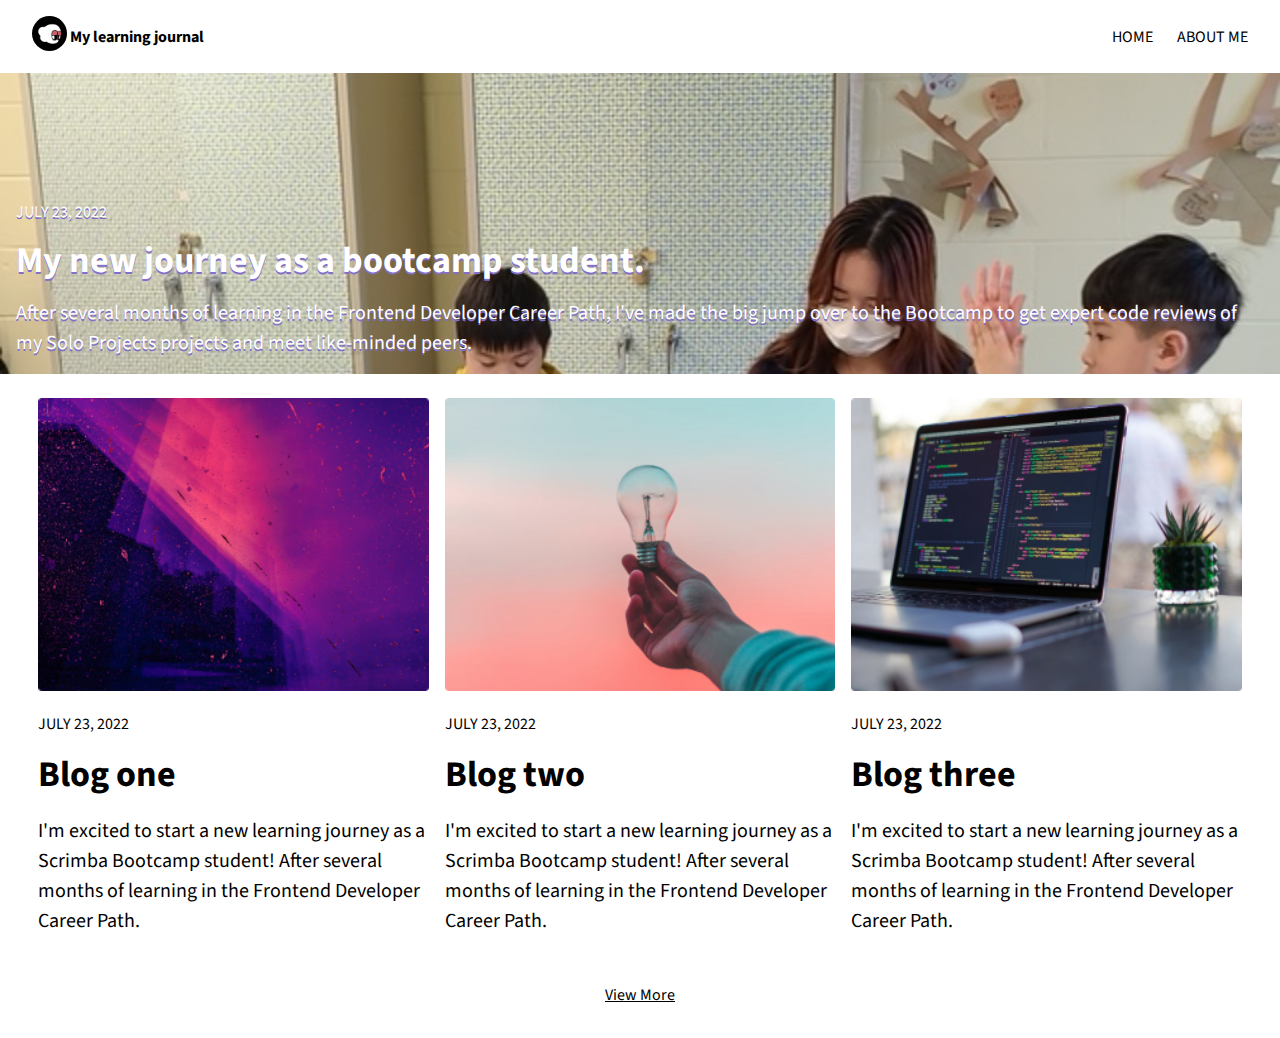
<file: index.html>
<!DOCTYPE html>
    <head>
        <title>My learning journal</title>
        <link rel="stylesheet" href="css/index.css">
        <meta name="viewport" content="width=device-width, initial-scale=1" />
        <link rel="preconnect" href="https://fonts.googleapis.com">
        <link rel="preconnect" href="https://fonts.gstatic.com" crossorigin>
        <link href="https://fonts.googleapis.com/css2?family=Source+Sans+Pro:wght@400;700&display=swap" rel="stylesheet">
    </head>
    <body>
        <header>
            <div class="logo-container">
                <a href="index.html"><img class="logo-img" alt="logo-img" src="images/logo.png"></a>
                <a href="index.html" class="title bold">My learning journal</a>    
            </div>
            
            <div class="nav-menu">
                <a href="index.html" class="home uppercase">Home</a>
                <a href="about-me.html" target="_blank" class="about-me uppercase">About me</a>
            </div>
        </header>
        <main class="posts">
            <a href="hero-post.html" target="_blank" style="cursor: pointer">
                <article class="hero-post font-negative-color">
                    <div class="article-date-hero">JULY 23, 2022</div>
                    <h2 class="article-title-hero">My new journey as a bootcamp student.</h2>
                    <p class="article-preview-hero">After several months of learning in the Frontend Developer Career Path, I've made the big jump over to the Bootcamp to get expert code reviews of my Solo Projects projects and meet like-minded peers.</p>
                </article>
            </a>
            <div class="container">
                <article class="article-post">
                    <img class="article-img" src="images/post-img-01.jpg" alt="post-img-01">
                    <div class="article-date">JULY 23, 2022</div>
                    <h2 class="article-title">Blog one</h2>
                    <p class="article-preview">I'm excited to start a new learning journey as a Scrimba Bootcamp student! After several months of learning in the Frontend Developer Career Path.</p>
                </article>
                <article class="article-post">
                    <img class="article-img" src="images/post-img-02.jpg" alt="post-img-02">
                    <div class="article-date">JULY 23, 2022</div>
                    <h2 class="article-title">Blog two</h2>
                    <p class="article-preview">I'm excited to start a new learning journey as a Scrimba Bootcamp student! After several months of learning in the Frontend Developer Career Path.</p>
                </article>
                <article class="article-post">
                    <img class="article-img" src="images/post-img-03.jpg" alt="post-img-03">
                    <div class="article-date">JULY 23, 2022</div>
                    <h2 class="article-title">Blog three</h2>
                    <p class="article-preview">I'm excited to start a new learning journey as a Scrimba Bootcamp student! After several months of learning in the Frontend Developer Career Path.</p>
                </article>
            </div>
        </main>
        <footer>
            <a href="#" class="capitalize">view more</a>
        </footer>
    </body>
</html>
</file>
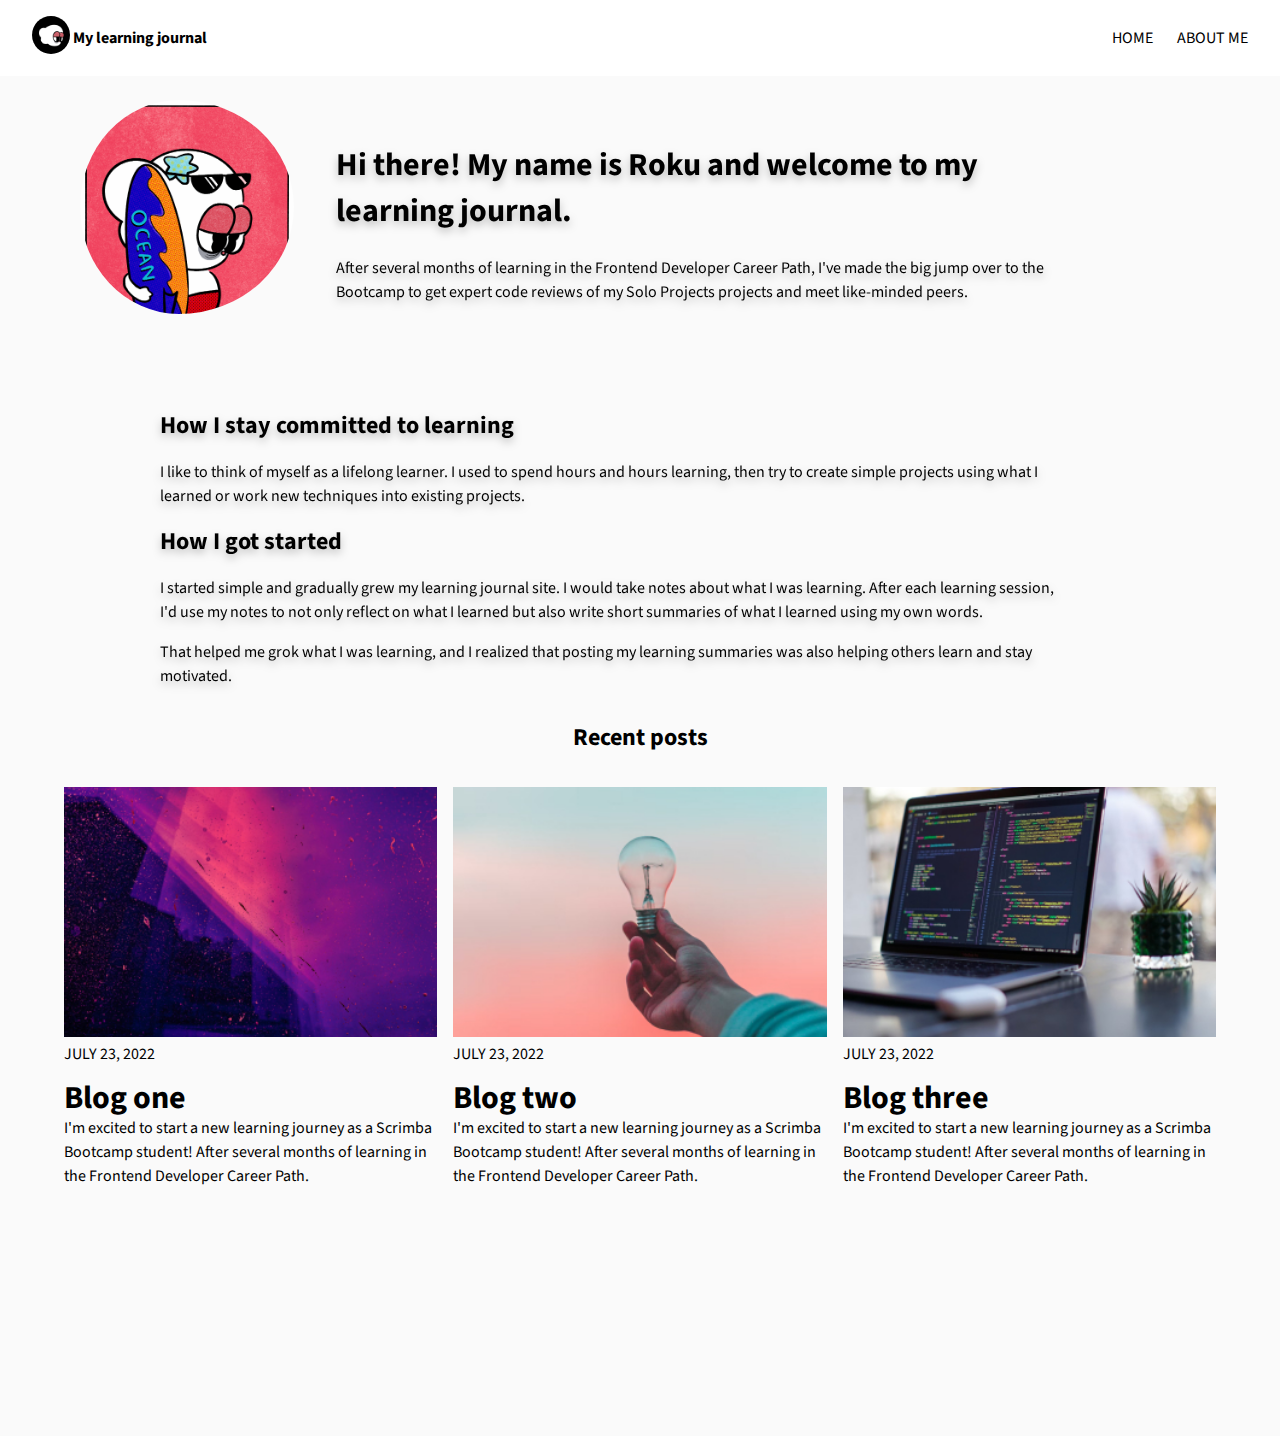
<file: about-me.html>
<!DOCTYPE html>
    <head>
        <title>My learning jounral - About me</title>
        <link rel="stylesheet" href="css/about-me.css">
        <meta name="viewport" content="width=device-width, initial-scale=1" />
        <link rel="preconnect" href="https://fonts.googleapis.com">
        <link rel="preconnect" href="https://fonts.gstatic.com" crossorigin>
        <link href="https://fonts.googleapis.com/css2?family=Source+Sans+Pro:wght@400;700&display=swap" rel="stylesheet">
    </head>
    <body>
        <header>
            <div class="logo-container">
                <a href="index.html"><img class="logo-img" alt="logo-img" src="images/logo.png"></a>
                <a href="index.html" class="title bold">My learning journal</a>    
            </div>
            
            <div class="nav-menu">
                <a href="index-grid.html" class="home uppercase">Home</a>
                <a href="about-me.html" target="_blank" class="uppercase">About me</a>
            </div>
        </header>

        <main class="posts container">
            <img src="images/ij.png" class="profile-img" alt="my-profile-img">
            
            <article class="about-me">
                <h1 class="about-me-title">Hi there! My name is Roku and welcome to my learning journal.</h1>
                <p class="about-me-sub">After several months of learning in the Frontend Developer Career Path, I've made the big jump over to the Bootcamp to get expert code reviews of my Solo Projects projects and meet like-minded peers.</p>
                
                <div class="article-body">
                    <p class="bold font-fiftypercent-increase" style="margin-top: 1em;">How I stay committed to learning</p>
                    <p>I like to think of myself as a lifelong learner. I used to spend hours and hours learning, then try to create simple projects using what I learned or work new techniques into existing projects.</p>
                    <p class="bold font-fiftypercent-increase">How I got started</p>
                    <p>I started simple and gradually grew my learning journal site. I would take notes about what I was learning. After each learning session, I'd use my notes to not only reflect on what I learned but also write short summaries of what I learned using my own words.</p>
                    <p>That helped me grok what I was learning, and I realized that posting my learning summaries was also helping others learn and stay motivated.</p>
                </div>
                
            </article>

            <h4 class="center font-fiftypercent-increase">Recent posts</h4>

            <div class="article-posts">
                <article class="article-post">
                    <img class="article-img" src="images/post-img-01.jpg" alt="post-img-01">
                    <div class="article-date">JULY 23, 2022</div>
                    <h2 class="article-title">Blog one</h2>
                    <p class="article-preview">I'm excited to start a new learning journey as a Scrimba Bootcamp student! After several months of learning in the Frontend Developer Career Path.</p>
                </article>
                <article class="article-post">
                    <img class="article-img" src="images/post-img-02.jpg" alt="post-img-02">
                    <div class="article-date">JULY 23, 2022</div>
                    <h2 class="article-title">Blog two</h2>
                    <p class="article-preview">I'm excited to start a new learning journey as a Scrimba Bootcamp student! After several months of learning in the Frontend Developer Career Path.</p>
                </article>
                <article class="article-post">
                    <img class="article-img" src="images/post-img-03.jpg" alt="post-img-03">
                    <div class="article-date">JULY 23, 2022</div>
                    <h2 class="article-title">Blog three</h2>
                    <p class="article-preview">I'm excited to start a new learning journey as a Scrimba Bootcamp student! After several months of learning in the Frontend Developer Career Path.</p>
                </article>
            </div>
        </main>
    </body>
</html>
</file>
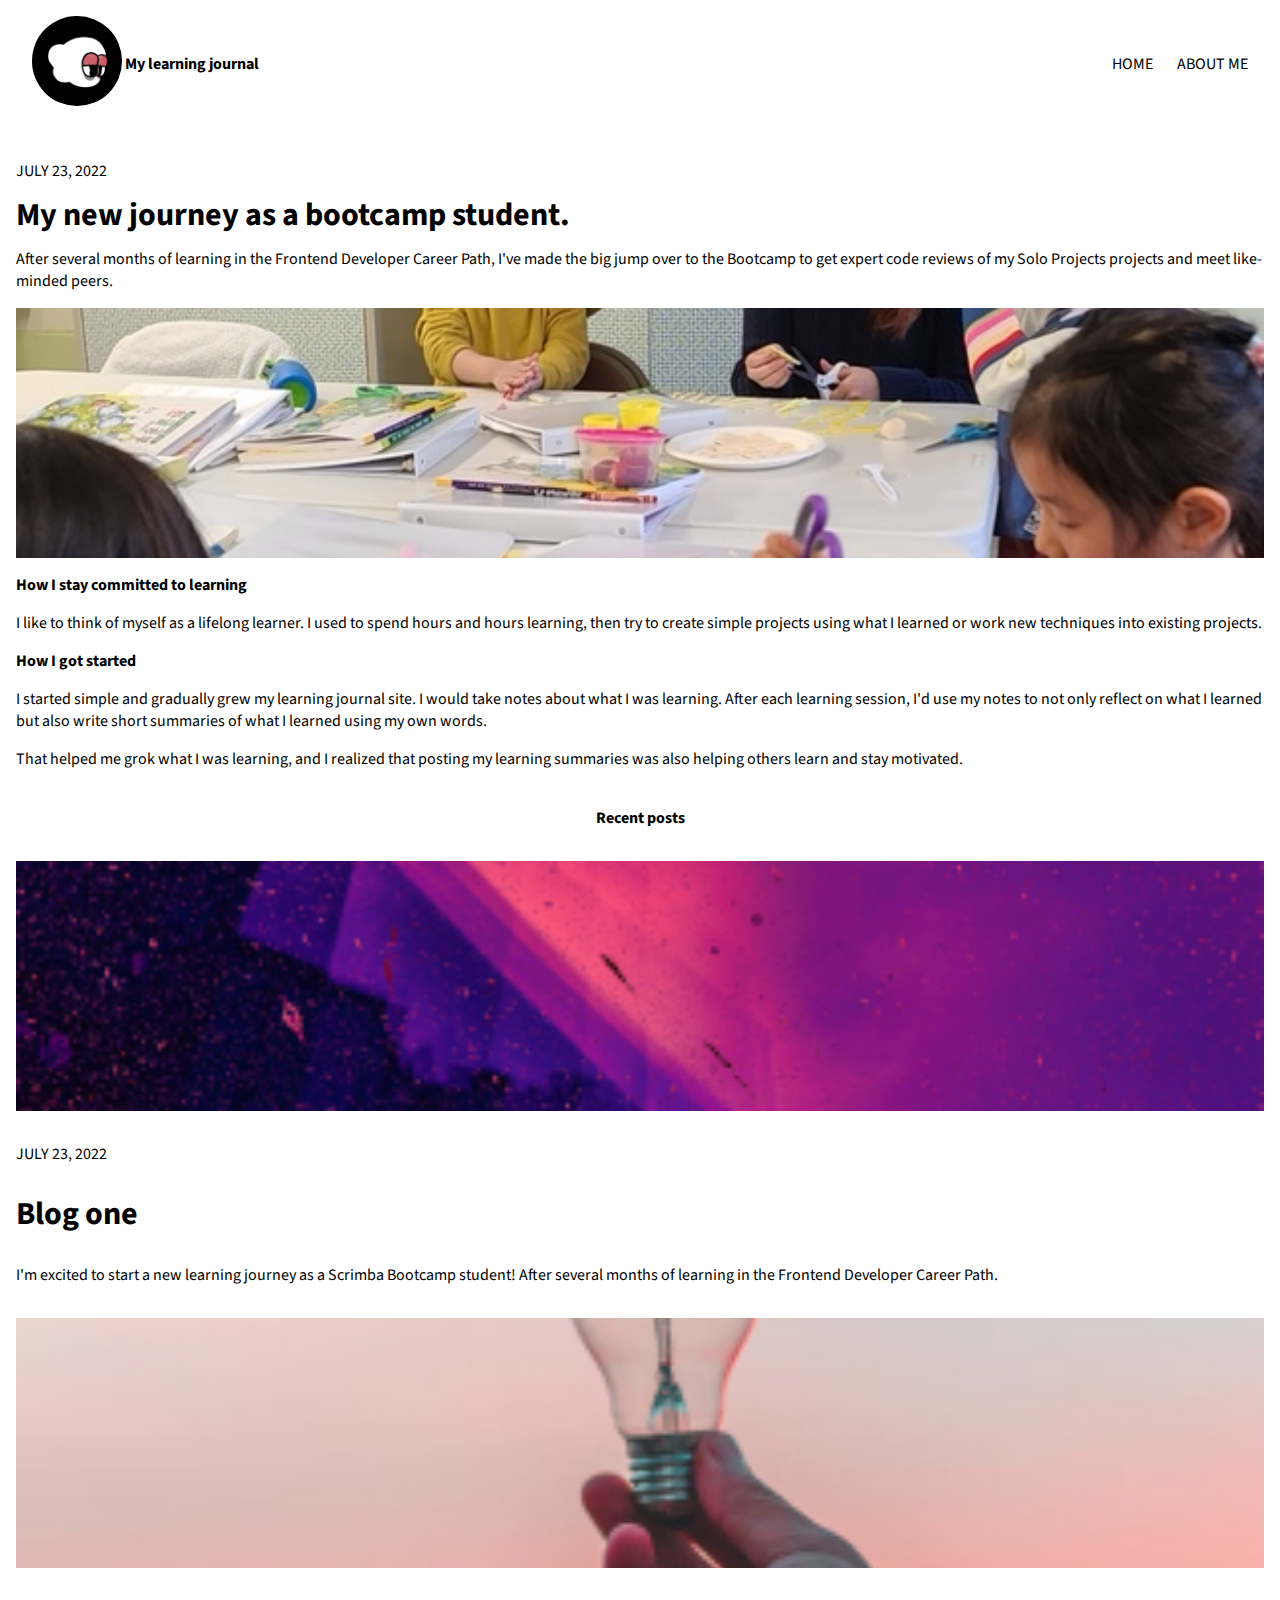
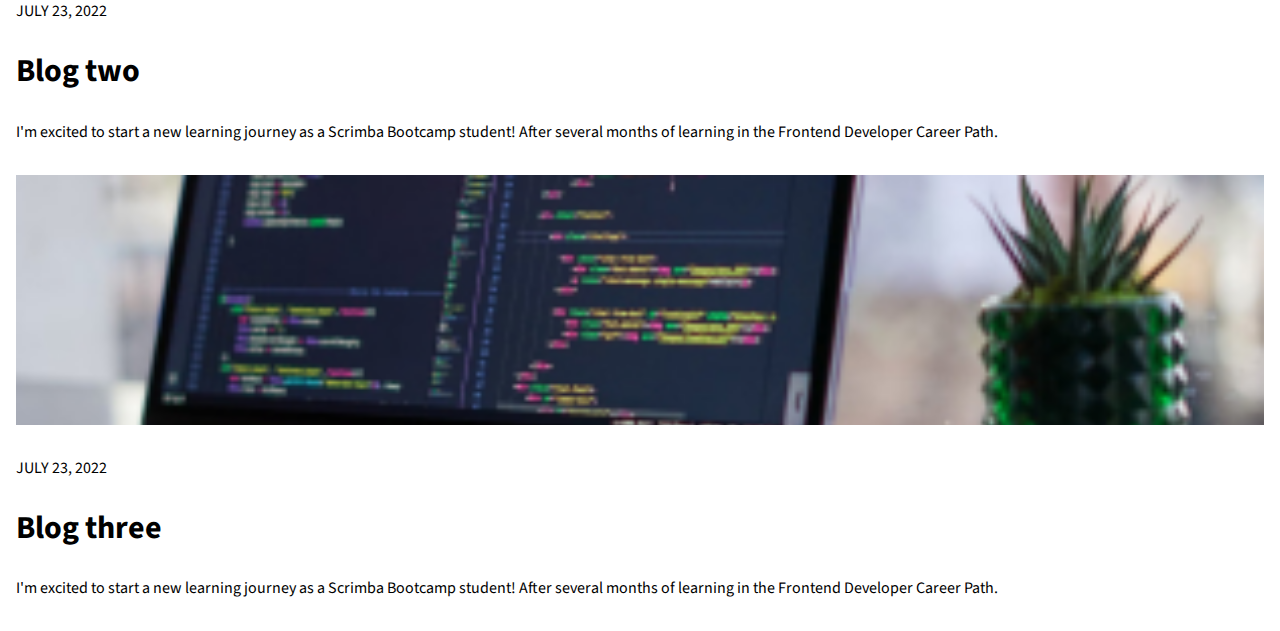
<file: hero-blog.html>
<!DOCTYPE html>
    <head>
        <title>My learning jounral</title>
        <link rel="stylesheet" href="css/style.css">
        <meta name="viewport" content="width=device-width, initial-scale=1" />
        <link rel="preconnect" href="https://fonts.googleapis.com">
        <link rel="preconnect" href="https://fonts.gstatic.com" crossorigin>
        <link href="https://fonts.googleapis.com/css2?family=Source+Sans+Pro:wght@400;700&display=swap" rel="stylesheet">
    </head>
    <body>
        <header>
            <div class="logo-container">
                <a href="index.html"><img class="logo-img" alt="logo-img" src="images/logo.png"></a>
                <a href="index.html" class="title bold">My learning journal</a>    
            </div>
            
            <div class="nav-menu">
                <a href="index.html" class="home uppercase">Home</a>
                <a href="about-me.html" target="_blank" class="about-me uppercase">About me</a>
            </div>
        </header>

        <main>
            <div class="hero-post-full">
                <div class="article-date-hero">JULY 23, 2022</div>
                <h2 class="article-title-hero">My new journey as a bootcamp student.</h2>
                <p class="article-preview-hero">After several months of learning in the Frontend Developer Career Path, I've made the big jump over to the Bootcamp to get expert code reviews of my Solo Projects projects and meet like-minded peers.</p>
                <img class="article-img" src="images/hero.jpg" alt="post-img-01" style="">
                <p class="bold">How I stay committed to learning</p>
                <p>I like to think of myself as a lifelong learner. I used to spend hours and hours learning, then try to create simple projects using what I learned or work new techniques into existing projects.</p>
                <p class="bold">How I got started</p>
                <p>I started simple and gradually grew my learning journal site. I would take notes about what I was learning. After each learning session, I'd use my notes to not only reflect on what I learned but also write short summaries of what I learned using my own words.</p>
                <p>That helped me grok what I was learning, and I realized that posting my learning summaries was also helping others learn and stay motivated.</p>
            </div>
            <div>
                <h4  class="center">Recent posts</h4>
                <article class="article-post">
                    <img class="article-img" src="images/post-img-01.jpg" alt="post-img-01">
                    <div class="article-date">JULY 23, 2022</div>
                    <h2 class="article-title">Blog one</h2>
                    <p class="article-preview">I'm excited to start a new learning journey as a Scrimba Bootcamp student! After several months of learning in the Frontend Developer Career Path.</p>
                </article>
                <article class="article-post">
                    <img class="article-img" src="images/post-img-02.jpg" alt="post-img-02">
                    <div class="article-date">JULY 23, 2022</div>
                    <h2 class="article-title">Blog two</h2>
                    <p class="article-preview">I'm excited to start a new learning journey as a Scrimba Bootcamp student! After several months of learning in the Frontend Developer Career Path.</p>
                </article>
                <article class="article-post">
                    <img class="article-img" src="images/post-img-03.jpg" alt="post-img-03">
                    <div class="article-date">JULY 23, 2022</div>
                    <h2 class="article-title">Blog three</h2>
                    <p class="article-preview">I'm excited to start a new learning journey as a Scrimba Bootcamp student! After several months of learning in the Frontend Developer Career Path.</p>
                </article>
            </div>
        </main>
        
    </body>
</html>
</file>
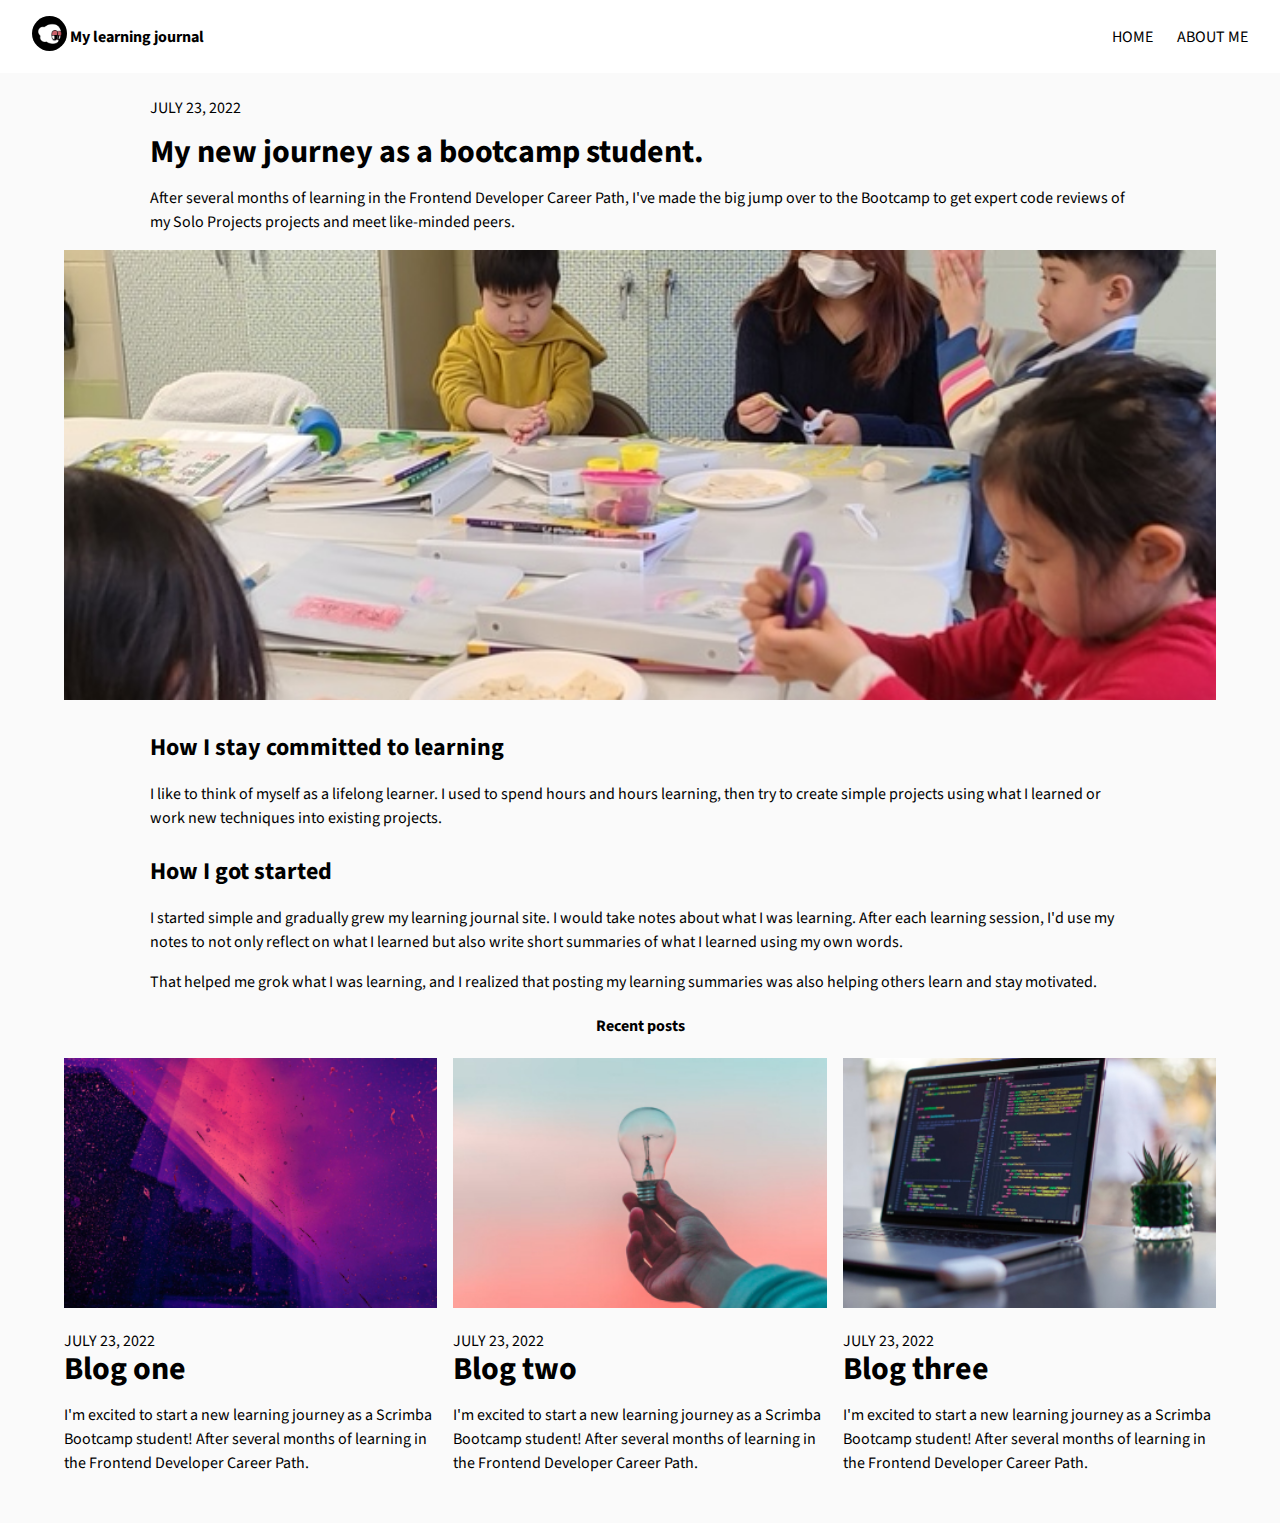
<file: hero-post.html>
<!DOCTYPE html>
    <head>
        <title>My learning jounral</title>
        <link rel="stylesheet" href="css/hero-post.css">
        <meta name="viewport" content="width=device-width, initial-scale=1" />
        <link rel="preconnect" href="https://fonts.googleapis.com">
        <link rel="preconnect" href="https://fonts.gstatic.com" crossorigin>
        <link href="https://fonts.googleapis.com/css2?family=Source+Sans+Pro:wght@400;700&display=swap" rel="stylesheet">
    </head>
    <body>
        <header>
            <div class="logo-container">
                <a href="index.html"><img class="logo-img" alt="logo-img" src="images/logo.png"></a>
                <a href="index.html" class="title bold">My learning journal</a>    
            </div>
            
            <div class="nav-menu">
                <a href="index.html" class="home uppercase">Home</a>
                <a href="about-me.html" target="_blank" class="about-me uppercase">About me</a>
            </div>
        </header>

        <main class="container">
            <div class="hero-post-full">
                <div class="article-date-hero">JULY 23, 2022</div>
                <h2 class="article-title-hero">My new journey as a bootcamp student.</h2>
                <p class="article-preview-hero">After several months of learning in the Frontend Developer Career Path, I've made the big jump over to the Bootcamp to get expert code reviews of my Solo Projects projects and meet like-minded peers.</p>
                <img class="hero-article-img" src="images/hero.jpg" alt="post-img-01" style="">
                <p class="bold font-fiftypercent-increase">How I stay committed to learning</p>
                <p>I like to think of myself as a lifelong learner. I used to spend hours and hours learning, then try to create simple projects using what I learned or work new techniques into existing projects.</p>
                <p class="bold font-fiftypercent-increase">How I got started</p>
                <p>I started simple and gradually grew my learning journal site. I would take notes about what I was learning. After each learning session, I'd use my notes to not only reflect on what I learned but also write short summaries of what I learned using my own words.</p>
                <p>That helped me grok what I was learning, and I realized that posting my learning summaries was also helping others learn and stay motivated.</p>
            </div>
            <h4 class="center">Recent posts</h4>
            <div class="article-posts">
                <article class="article-post">
                    <img class="article-img" src="images/post-img-01.jpg" alt="post-img-01">
                    <div class="article-date">JULY 23, 2022</div>
                    <h2 class="article-title">Blog one</h2>
                    <p class="article-preview">I'm excited to start a new learning journey as a Scrimba Bootcamp student! After several months of learning in the Frontend Developer Career Path.</p>
                </article>
                <article class="article-post">
                    <img class="article-img" src="images/post-img-02.jpg" alt="post-img-02">
                    <div class="article-date">JULY 23, 2022</div>
                    <h2 class="article-title">Blog two</h2>
                    <p class="article-preview">I'm excited to start a new learning journey as a Scrimba Bootcamp student! After several months of learning in the Frontend Developer Career Path.</p>
                </article>
                <article class="article-post">
                    <img class="article-img" src="images/post-img-03.jpg" alt="post-img-03">
                    <div class="article-date">JULY 23, 2022</div>
                    <h2 class="article-title">Blog three</h2>
                    <p class="article-preview">I'm excited to start a new learning journey as a Scrimba Bootcamp student! After several months of learning in the Frontend Developer Career Path.</p>
                </article>
            </div>
        </main>
        
    </body>
</html>
</file>
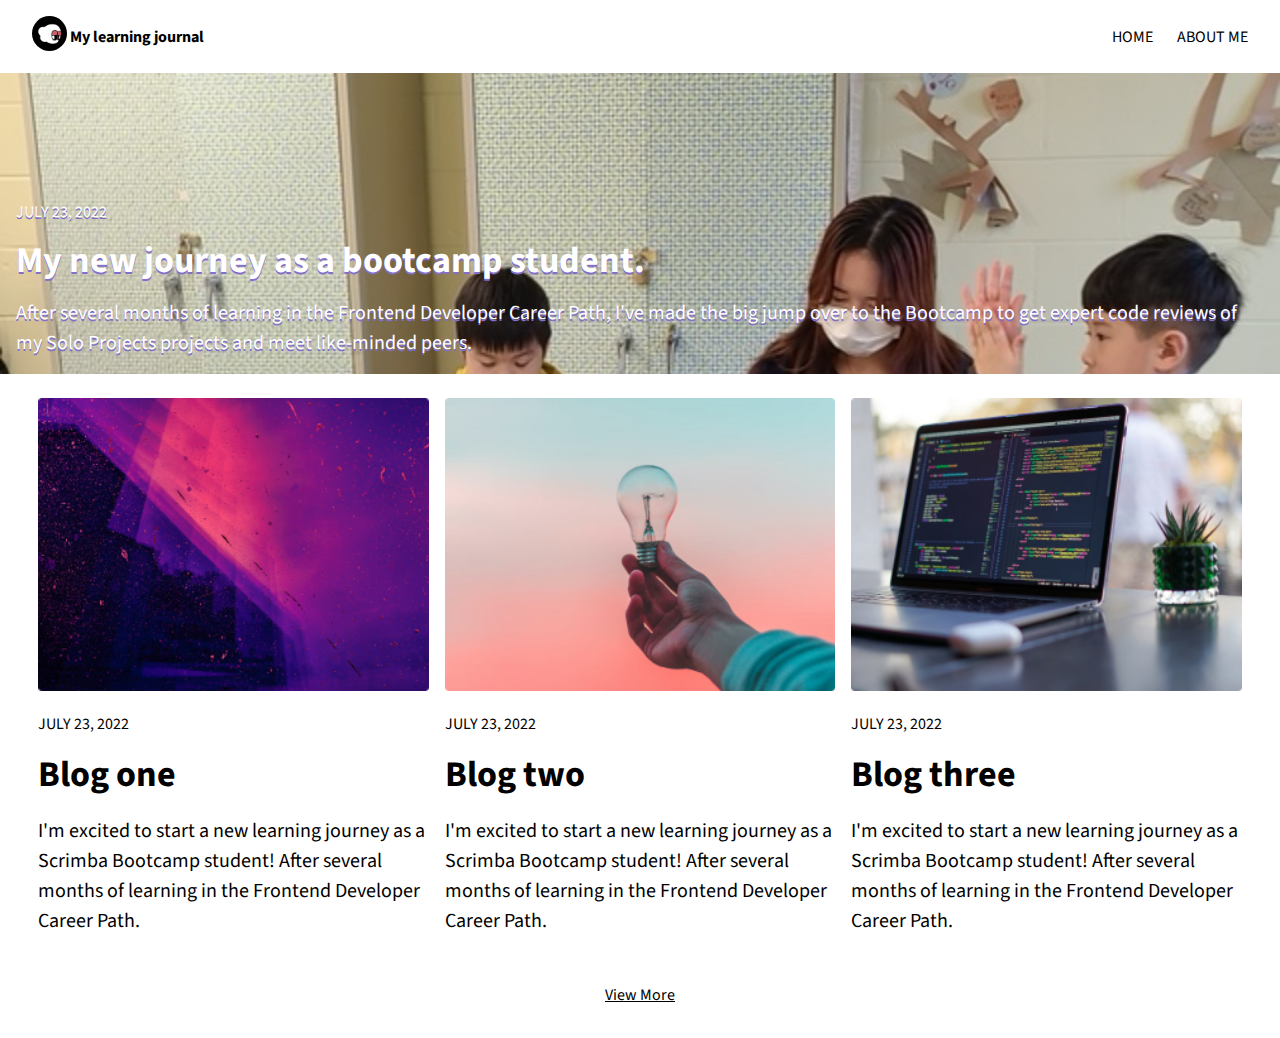
<file: index-flex.html>
<!DOCTYPE html>
    <head>
        <title>My learning journal</title>
        <link rel="stylesheet" href="css/index-flexwrap.css">
        <meta name="viewport" content="width=device-width, initial-scale=1" />
        <link rel="preconnect" href="https://fonts.googleapis.com">
        <link rel="preconnect" href="https://fonts.gstatic.com" crossorigin>
        <link href="https://fonts.googleapis.com/css2?family=Source+Sans+Pro:wght@400;700&display=swap" rel="stylesheet">
    </head>
    <body>
        <header>
            <div class="logo-container">
                <a href="index-flex.html"><img class="logo-img" alt="logo-img" src="images/logo.png"></a>
                <a href="index-flex.html" class="title bold">My learning journal</a>    
            </div>
            
            <div class="nav-menu">
                <a href="index-flex.html" class="home uppercase">Home</a>
                <a href="about-me.html" target="_blank" class="about-me uppercase">About me</a>
            </div>
        </header>
        <main class="posts">
            <a href="hero-post.html" target="_blank" style="cursor: pointer">
                <article class="hero-post font-negative-color">
                    <div class="article-date-hero">JULY 23, 2022</div>
                    <h2 class="article-title-hero">My new journey as a bootcamp student.</h2>
                    <p class="article-preview-hero">After several months of learning in the Frontend Developer Career Path, I've made the big jump over to the Bootcamp to get expert code reviews of my Solo Projects projects and meet like-minded peers.</p>
                </article>
            </a>
            <div class="container">
                <article class="article-post">
                    <img class="article-img" src="images/post-img-01.jpg" alt="post-img-01">
                    <div class="article-date">JULY 23, 2022</div>
                    <h2 class="article-title">Blog one</h2>
                    <p class="article-preview">I'm excited to start a new learning journey as a Scrimba Bootcamp student! After several months of learning in the Frontend Developer Career Path.</p>
                </article>
                <article class="article-post">
                    <img class="article-img" src="images/post-img-02.jpg" alt="post-img-02">
                    <div class="article-date">JULY 23, 2022</div>
                    <h2 class="article-title">Blog two</h2>
                    <p class="article-preview">I'm excited to start a new learning journey as a Scrimba Bootcamp student! After several months of learning in the Frontend Developer Career Path.</p>
                </article>
                <article class="article-post">
                    <img class="article-img" src="images/post-img-03.jpg" alt="post-img-03">
                    <div class="article-date">JULY 23, 2022</div>
                    <h2 class="article-title">Blog three</h2>
                    <p class="article-preview">I'm excited to start a new learning journey as a Scrimba Bootcamp student! After several months of learning in the Frontend Developer Career Path.</p>
                </article>
            </div>
        </main>
        <footer>
            <a href="#" class="capitalize">view more</a>
        </footer>
    </body>
</html>
</file>
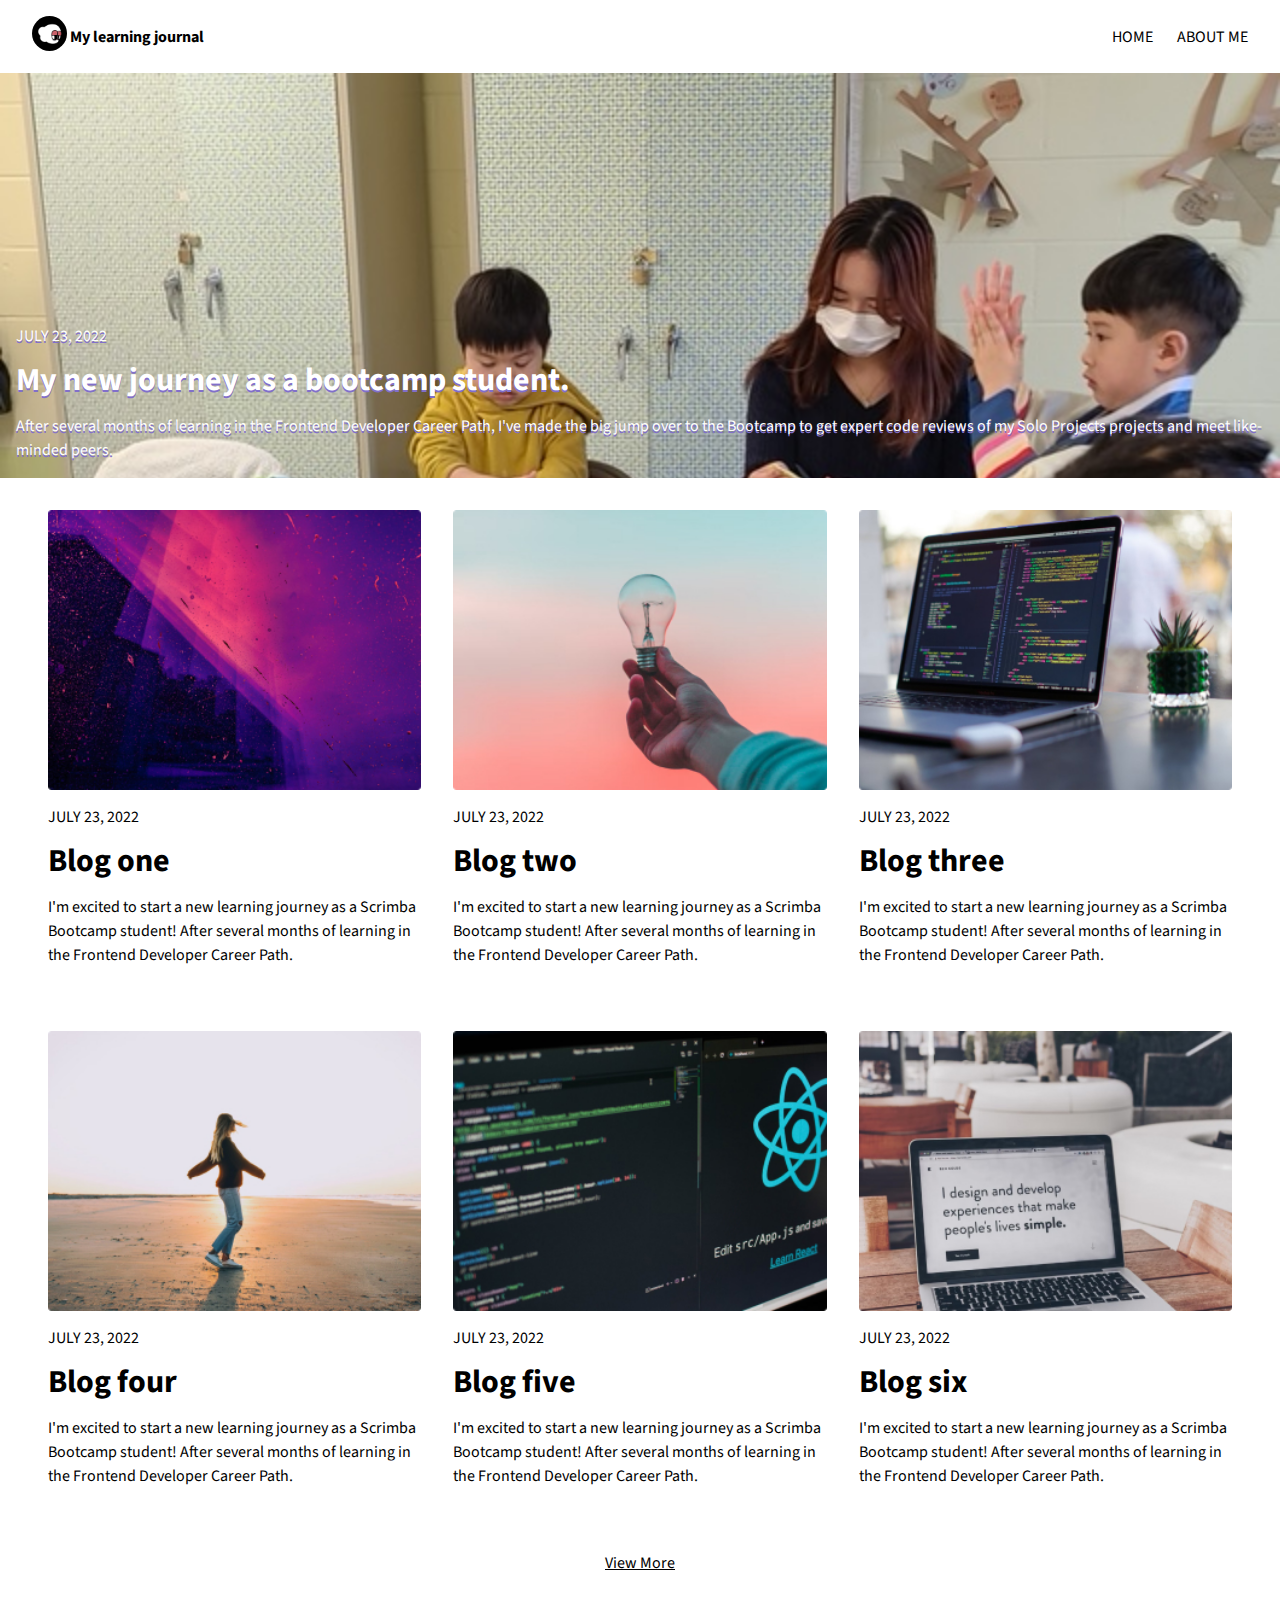
<file: index-grid.html>
<!DOCTYPE html>
    <head>
        <title>My learning journal</title>
        <link rel="stylesheet" href="css/index-gridarea.css">
        <meta name="viewport" content="width=device-width, initial-scale=1" />
        <link rel="preconnect" href="https://fonts.googleapis.com">
        <link rel="preconnect" href="https://fonts.gstatic.com" crossorigin>
        <link href="https://fonts.googleapis.com/css2?family=Source+Sans+Pro:wght@400;700&display=swap" rel="stylesheet">
    </head>
    <body>
        <header>
            <div class="logo-container">
                <a href="index-flex.html"><img class="logo-img" alt="logo-img" src="images/logo.png"></a>
                <a href="index-flex.html" class="title bold">My learning journal</a>    
            </div>
            
            <div class="nav-menu">
                <a href="index-flex.html" class="home uppercase">Home</a>
                <a href="about-me.html" target="_blank" class="about-me uppercase">About me</a>
            </div>
        </header>

        <main class="posts">
            <a href="hero-post.html" target="_blank" style="cursor: pointer">
                <article class="hero-post font-negative-color">
                    <div class="article-date-hero">JULY 23, 2022</div>
                    <h2 class="article-title-hero">My new journey as a bootcamp student.</h2>
                    <p class="article-preview-hero">After several months of learning in the Frontend Developer Career Path, I've made the big jump over to the Bootcamp to get expert code reviews of my Solo Projects projects and meet like-minded peers.</p>
                </article>    
            </a>
            
            <div class="container">
                <article class="article-post1">
                    <img class="article-img" src="images/post-img-01.jpg" alt="post-img-01">
                    <div class="article-date">JULY 23, 2022</div>
                    <h2 class="article-title">Blog one</h2>
                    <p class="article-preview">I'm excited to start a new learning journey as a Scrimba Bootcamp student! After several months of learning in the Frontend Developer Career Path.</p>
                </article>
                <article class="article-post2">
                    <img class="article-img" src="images/post-img-02.jpg" alt="post-img-02">
                    <div class="article-date">JULY 23, 2022</div>
                    <h2 class="article-title">Blog two</h2>
                    <p class="article-preview">I'm excited to start a new learning journey as a Scrimba Bootcamp student! After several months of learning in the Frontend Developer Career Path.</p>
                </article>
                <article class="article-post3">
                    <img class="article-img" src="images/post-img-03.jpg" alt="post-img-03">
                    <div class="article-date">JULY 23, 2022</div>
                    <h2 class="article-title">Blog three</h2>
                    <p class="article-preview">I'm excited to start a new learning journey as a Scrimba Bootcamp student! After several months of learning in the Frontend Developer Career Path.</p>
                </article>

                <article class="article-post4 hidden">
                    <img class="article-img" src="images/post-img-04.jpg" alt="post-img-03">
                    <div class="article-date">JULY 23, 2022</div>
                    <h2 class="article-title">Blog four</h2>
                    <p class="article-preview">I'm excited to start a new learning journey as a Scrimba Bootcamp student! After several months of learning in the Frontend Developer Career Path.</p>
                </article>

                <article class="article-post5 hidden">
                    <img class="article-img" src="images/post-img-05.jpg" alt="post-img-03">
                    <div class="article-date">JULY 23, 2022</div>
                    <h2 class="article-title">Blog five</h2>
                    <p class="article-preview">I'm excited to start a new learning journey as a Scrimba Bootcamp student! After several months of learning in the Frontend Developer Career Path.</p>
                </article>

                <article class="article-post6 hidden">
                    <img class="article-img" src="images/post-img-06.jpg" alt="post-img-03">
                    <div class="article-date">JULY 23, 2022</div>
                    <h2 class="article-title">Blog six</h2>
                    <p class="article-preview">I'm excited to start a new learning journey as a Scrimba Bootcamp student! After several months of learning in the Frontend Developer Career Path.</p>
                </article>
            </div>
        </main>
        <footer>
            <a href="#" class="capitalize">view more</a>
        </footer>
    </body>
</html>
</file>
<file: css/index.css>
*, *::before, *::after {
    box-sizing: border-box;
}

body {
    margin: 0;
    font-family: 'Source Sans Pro', sans-serif;
    color: #000000;
    /* border: blue 3px solid; */
}

/* Typography */

h2 {
    font-size: 2rem;
    line-height: 1.08;
    margin: 0;
}

h1, h3, p {
    margin:0;
}

p {
    line-height: 1.5;
}

a {
    color: #000000;
    text-decoration: none;
    font-size: 1rem;
    cursor: pointer;
}

footer a {
    text-decoration: underline;
}

.hero-post {
    /* text-shadow: 0 0 5px #b7b7b7, 0 0 10px #b7b7b7, 0 0 20px #b7b7b7, 0 0 40px #b7b7b7, 0 0 80px #b7b7b7, 0 0 160px #b7b7b7; */
    /* text-shadow: 3px 3px 0 #000; */
    text-shadow: 0 2px #816fca ;
}

/* Image */

.logo-img {
    width: 7vw;
    max-width: 35px;
    border-radius: 50%;
}

.article-img {
    width: 100%;
    object-fit: cover;
}

.profile-img{
    border-radius: 50%;
    width: 40%;
    padding-left: 1em;
}

/* Layout */

header, .logo-container, .nav-menu, .hero-post {
    display: flex;
}

header {
    justify-content: space-between;
    align-items: center;
    padding: 1em 2em;
    /* border: red 2px solid; */
}

.logo-container {
    align-items: center;
    gap:0.2em;
}

.nav-menu {
    gap:1.5em;
}

.container {
    width: 90%;
    /* max-width: ; */
    padding-top: 1.5em;
    margin: 0 auto;
}

.article-title-hero {
    padding-right: 4em;
}

.hero-post {
    background-image: url("../images/hero.jpg");
    background-size: cover;
    flex-direction: column;
    padding: 4em 1em 1em 1em;
    gap: 1em;
    min-height: 285px;
}

.article-post{
    margin-bottom: 3rem;
}

.article-date,  
.article-preview,
.profile-img-container {
    margin-top: 1em;
}

.article-title {
    margin-top: 0.5em;
}

footer {
    text-align: center;
    padding-bottom: 2em;
}

/* Media QUERIES */

@media (min-width: 480px){
    .hero-post {
        background-size: cover;
        height: 35%;
    }

    .container {
        display: flex;
        flex-wrap: wrap;
        /* border: 3px solid black; */
        gap: 1em;
        width: 94%
    }

    .article-post {
        flex-basis: 40%;
        flex-grow: 1;
    }
}

@media (min-width: 768px){
    .article-post {
        flex-basis: 30%;
        flex-grow: 1;
    }
    .hero-post {
        padding-top: 8em;
    }

    h2 {
        font-size: 2.25rem;
        line-height: 1.2;
        margin: 0;
    }
    
    h1, h3, p {
        margin:0;
    }
    
    p {
        line-height: 1.5;
        font-size: 1.25rem;
    }
}

/* utility */

.bold {
    font-weight: 700;
}

.uppercase {
    text-transform: uppercase;
}

.capitalize {
    text-transform: capitalize;
}

.font-negative-color {
    color: #ffffff;
}

.background-none {
    background: none;
}

.center {
    text-align: center;
}

.mb-0 {
    margin-bottom: 0;
}
</file>
<file: css/about-me.css>
*, *::before, *::after {
    box-sizing: border-box;
}

body {
    margin: 0;
    font-family: 'Source Sans Pro', sans-serif;
    color: #000000;
    background-color: #fafafa;
}

header {
    background-color: #ffffff;
}

/* Typography */

h2 {
    font-size: 2rem;
    line-height: 1.08;
    margin: 0;
}

h1, h3, p {
    margin:0;
}

p {
    line-height: 1.5;
}

a {
    color: #000000;
    text-decoration: none;
    font-size: 1rem;
    cursor: pointer;
}

.about-me {
    filter: drop-shadow(0px 4px 4px rgba(0, 0, 0, 0.25));
}



/* Image */

.logo-img {
    width: 7vw;
    max-width: 38px;
    border-radius: 50%;
}

.article-img {
    width: 100%;
    height: 250px;
    object-fit: cover;
    /* object-fit: contain; */
    /* object-fit: fill; */
    /* height: 230px; */
}

.profile-img{
    border-radius: 50%;
    width: 50%;
    max-width: 230px;
    padding-left: 1em;
}

/* Layout */

header {
    display: flex;
    justify-content: space-between;
    align-items: center;
    padding: 1em 2em;
    /* border: red 2px solid; */
}

.logo-container {
    display: flex;
    align-items: center;
    gap:0.2em;
}

.nav-menu {
    display: flex;
    gap:1.5em;
}

.container {
    width: 90%;
    padding-top: 1.5em;
    margin: 0 auto;
}

.about-me-title {
    padding-right: 2.5em;
    margin: 0.7em 0;
}

.article-body{
    display: flex;
    margin-top: 2em;
    flex-direction: column;
    gap: 1em;
}

.article-title-hero {
    padding-right: 4em;
}

.hero-post {
    background-image: url("../images/hero.jpg");
    background-size: cover;
    display: flex;
    flex-direction: column;
    padding: 4em 1em 1em 1em;
    gap: 1em;
}

.article-post {
    margin-bottom: 3rem;
}

.article-title {
    margin-top: 0.5em;
}

/* Media QUERIES */

@media (min-width: 480px) {
    .article-posts {
        display: grid;
        grid-template-columns: repeat(auto-fit, minmax(200px, 1fr));
        gap: 1em;
    }
}

@media (min-width: 768px) {
    .about-me {
        position: relative;
        bottom: 200px;
        max-width: 1000px;
        width: 90%;
        padding-left: 6em; 
    }

    .about-me-title  {
        padding-left: 7em;
    }

    .about-me-sub {
        padding-left: 11em;
    }

    .article-body {
        margin-top: 3em;
    }

    h4, .article-posts {
        position: relative;
        bottom: 200px;
    }

}

@media (min-width: 1024px){

    h1 {
        font-size: 2rem;
    }

    .about-me {
        max-width: 1000px;
        width: 90%;
        padding-left: 6em; 
    }

    .about-me-title  {
        padding-left: 5.5em;
    }

    .about-me-sub {
        padding-left: 11em;
    }

    .article-body {
        margin-top: 5em;
    }
}


/* utility */

.bold {
    font-weight: 700;
}

.uppercase {
    text-transform: uppercase;
}

.capitalize {
    text-transform: capitalize;
}

.font-negative-color {
    color: #ffffff;
}

.background-none {
    background: none;
}

.center {
    text-align: center;
}

.mb-0 {
    margin-bottom: 0;
}

.font-fiftypercent-increase {
    font-size: 1.5rem;
}
</file>
<file: css/style.css>
body {
    margin: 0;
    font-family: 'Source Sans Pro', sans-serif;
    color: #000000;
}

/* Typography */

h2 {
    font-size: 2rem;
    line-height: 1.08;
    margin: 0;
}

h1, h3 {
    margin:0;
}

p{
    margin:0;
}

a {
    color: #000000;
    text-decoration: none;
    font-size: 1rem;
}

footer a {
    text-decoration: underline;
}

/* Layout */

header {
    display: flex;
    justify-content: space-between;
    align-items: center;
    padding: 1em 2em;
    /* border: red 2px solid; */
}

.logo-container {
    display: flex;
    align-items: center;
    gap:0.2em;
}

.nav-menu {
    display: flex;
    gap:1.5em;
}

.article-title-hero {
    padding-right: 4em;
}

.hero-post {
    background-image: url("../images/hero.jpg");
    background-size: cover;
    display: flex;
    flex-direction: column;
    padding: 4em 1em 1em 1em;
    gap: 1em;
}

.hero-post-full {
    padding: 2em 1em 1em 1em;
    background-size: cover;
    display: flex;
    flex-direction: column;
    gap: 1em;
}

.article-post{
    margin: 2em auto;
    padding: 0 1em;
    display: flex;
    flex-direction: column;
    gap: 1em;
}

.article-date,  
.article-preview,
.profile-img-container {
    margin-top: 1em;
}

.article-title {
    margin-top: 0.5em;
}

.about-me-intro {
    padding-right: 2.5em;
}

main {
    /* border: green 2px solid; */
}

footer {
    text-align: center;
    /* border: pink 2px solid; */
    padding-bottom: 2em;
}



/* Image */

.logo-img {
    width: 7vw;
    border-radius: 50%;
}

.article-img {
    width: 100%;
    height: 250px;
    object-fit: cover;
    /* object-fit: contain; */
    /* object-fit: fill; */
    /* height: 230px; */
}

.profile-img{
    border-radius: 50%;
    width: 40%;
    padding-left: 1em;
}






/* utility */

.bold {
    font-weight: 700;
}

.uppercase {
    text-transform: uppercase;
}

.capitalize {
    text-transform: capitalize;
}

.font-negative-color {
    color: #ffffff;
}

.background-none {
    background: none;
}

.center {
    text-align: center;
}

.mb-0 {
    margin-bottom: 0;
}
</file>
<file: css/hero-post.css>
*, *::before, *::after {
    box-sizing: border-box;
}

body {
    margin: 0;
    font-family: 'Source Sans Pro', sans-serif;
    color: #000000;
    background-color: #fafafa;
}

header {
    background-color: #ffffff;
}

/* Typography */

h2 {
    font-size: 2rem;
    line-height: 1.08;
    margin: 0;
}

h1, h3, p {
    margin:0;
}

p {
    line-height: 1.5;
}

a {
    color: #000000;
    text-decoration: none;
    font-size: 1rem;
    cursor: pointer;
}


/* Image */

.logo-img {
    width: 7vw;
    max-width: 35px;
    border-radius: 50%;
}

.article-img {
    width: 100%;
    height: 250px;
    object-fit: cover;
    /* object-fit: contain; */
    /* object-fit: fill; */
    /* height: 230px; */
}

.profile-img{
    border-radius: 50%;
    width: 40%;
    padding-left: 1em;
}

.hero-article-img {
    width: 100%;
    max-height: 450px;
    object-fit: cover;
}

/* Layout */

header {
    display: flex;
    justify-content: space-between;
    align-items: center;
    padding: 1em 2em;
    /* border: red 2px solid; */
}

.logo-container {
    display: flex;
    align-items: center;
    gap:0.2em;
}

.nav-menu {
    display: flex;
    gap:1.5em;
}

.container {
    width: 90%;
    max-width: ;
    padding-top: 1.5em;
    margin: 0 auto;
}

.hero-post-full > p, .hero-post-full > img,
.article-date,  
.article-preview,
.profile-img-container {
    margin-top: 1em;
}

.article-title-hero {
    margin-top: 0.5em;
}

.article-post{
    margin-bottom: 3rem;
}

/* MEDIEA QUERIES */

@media (min-width: 480px){
    .hero-post-full > :not(.hero-article-img)  {
        width: 85%;
        margin-right: auto;
        margin-left: auto;
    }

    .article-posts {
        display: grid;
        grid-template-columns: repeat(auto-fit, minmax(200px, 1fr));
        gap: 1em
    }
}


/* utility */

.bold {
    font-weight: 700;
}

.font-fiftypercent-increase {
    font-size: 1.5rem;
}

.uppercase {
    text-transform: uppercase;
}

.capitalize {
    text-transform: capitalize;
}

.font-negative-color {
    color: #ffffff;
}

.background-none {
    background: none;
}

.center {
    text-align: center;
}

.mb-0 {
    margin-bottom: 0;
}
</file>
<file: css/index-flexwrap.css>
*, *::before, *::after {
    box-sizing: border-box;
}

body {
    margin: 0;
    font-family: 'Source Sans Pro', sans-serif;
    color: #000000;
    /* border: blue 3px solid; */
}

/* Typography */

h2 {
    font-size: 2rem;
    line-height: 1.08;
    margin: 0;
}

h1, h3, p {
    margin:0;
}

p {
    line-height: 1.5;
}

a {
    color: #000000;
    text-decoration: none;
    font-size: 1rem;
    cursor: pointer;
}

footer a {
    text-decoration: underline;
}

.hero-post {
    /* text-shadow: 0 0 5px #b7b7b7, 0 0 10px #b7b7b7, 0 0 20px #b7b7b7, 0 0 40px #b7b7b7, 0 0 80px #b7b7b7, 0 0 160px #b7b7b7; */
    /* text-shadow: 3px 3px 0 #000; */
    text-shadow: 0 2px #816fca ;
}

/* Image */

.logo-img {
    width: 7vw;
    max-width: 35px;
    border-radius: 50%;
}

.article-img {
    width: 100%;
    object-fit: cover;
}

.profile-img{
    border-radius: 50%;
    width: 40%;
    padding-left: 1em;
}

/* Layout */

header, .logo-container, .nav-menu, .hero-post {
    display: flex;
}

header {
    justify-content: space-between;
    align-items: center;
    padding: 1em 2em;
    /* border: red 2px solid; */
}

.logo-container {
    align-items: center;
    gap:0.2em;
}

.nav-menu {
    gap:1.5em;
}

.container {
    width: 90%;
    /* max-width: ; */
    padding-top: 1.5em;
    margin: 0 auto;
}

.article-title-hero {
    padding-right: 4em;
}

.hero-post {
    background-image: url("../images/hero.jpg");
    background-size: cover;
    flex-direction: column;
    padding: 4em 1em 1em 1em;
    gap: 1em;
    min-height: 285px;
}

.article-post{
    margin-bottom: 3rem;
}

.article-date,  
.article-preview,
.profile-img-container {
    margin-top: 1em;
}

.article-title {
    margin-top: 0.5em;
}

footer {
    text-align: center;
    padding-bottom: 2em;
}

/* Media QUERIES */

@media (min-width: 480px){
    .hero-post {
        background-size: cover;
        height: 35%;
    }

    .container {
        display: flex;
        flex-wrap: wrap;
        /* border: 3px solid black; */
        gap: 1em;
        width: 94%
    }

    .article-post {
        flex-basis: 40%;
        flex-grow: 1;
    }
}

@media (min-width: 768px){
    .article-post {
        flex-basis: 30%;
        flex-grow: 1;
    }
    .hero-post {
        padding-top: 8em;
    }

    h2 {
        font-size: 2.25rem;
        line-height: 1.2;
        margin: 0;
    }
    
    h1, h3, p {
        margin:0;
    }
    
    p {
        line-height: 1.5;
        font-size: 1.25rem;
    }
}

/* utility */

.bold {
    font-weight: 700;
}

.uppercase {
    text-transform: uppercase;
}

.capitalize {
    text-transform: capitalize;
}

.font-negative-color {
    color: #ffffff;
}

.background-none {
    background: none;
}

.center {
    text-align: center;
}

.mb-0 {
    margin-bottom: 0;
}
</file>
<file: css/index-gridarea.css>
*, *::before, *::after {
    box-sizing: border-box;
}

body {
    margin: 0;
    font-family: 'Source Sans Pro', sans-serif;
    color: #000000;
    /* border: blue 3px solid; */
}

/* Typography */

h2 {
    font-size: 2rem;
    line-height: 1.08;
    margin: 0;
}

h1, h3, p {
    margin:0;
}

p {
    line-height: 1.5;
}

a {
    color: #000000;
    text-decoration: none;
    font-size: 1rem;
    cursor: pointer;
}

footer a {
    text-decoration: underline;
}

.hero-post {
    /* text-shadow: 0 0 5px #b7b7b7, 0 0 10px #b7b7b7, 0 0 20px #b7b7b7, 0 0 40px #b7b7b7, 0 0 80px #b7b7b7, 0 0 160px #b7b7b7; */
    /* text-shadow: 3px 3px 0 #000; */
    text-shadow: 0 2px #816fca ;
}

/* Image */

.logo-img {
    width: 7vw;
    max-width: 35px;
    border-radius: 50%;
}

.article-img {
    width: 100%;
    object-fit: cover;
}

.profile-img{
    border-radius: 50%;
    width: 40%;
    padding-left: 1em;
}

/* Layout */

header, .logo-container, .nav-menu, .hero-post {
    display: flex;
}

header {
    justify-content: space-between;
    align-items: center;
    padding: 1em 2em;
    /* border: red 2px solid; */
}

.logo-container {
    align-items: center;
    gap:0.2em;
}

.nav-menu {
    gap:1.5em;
}

.article-title-hero {
    padding-right: 4em;
}

.container {
    width: 94%;
    margin: 0 auto;
}

.hero-post {
    background-image: url("../images/hero.jpg");
    background-size: cover;
    flex-direction: column;
    padding: 4em 1em 1em 1em;
    gap: 1em;
    min-height: 285px;
}


.article-post1, .article-post2, .article-post3, 
.article-post4, .article-post5, .article-post6  {
    display: grid;
    grid-template: 1em auto auto auto auto 1em  / 1em auto 1em ;
    gap: 1em 0;
}

.article-img {
    grid-row: 2 ;
    grid-column: 2 ;
}

.article-date {
    grid-row: 3;
    grid-column: 2;
}

.article-title {
    grid-row: 4;
    grid-column: 2;
}

.article-preview {
    grid-row: 5;
    grid-column: 2;
}

footer {
    text-align: center;
    padding: 2em 0;
}

/* utility */

.bold {
    font-weight: 700;
}

.uppercase {
    text-transform: uppercase;
}

.capitalize {
    text-transform: capitalize;
}

.font-negative-color {
    color: #ffffff;
}

.background-none {
    background: none;
}

.center {
    text-align: center;
}

.mb-0 {
    margin-bottom: 0;
}

.hidden {
    display: none;
}

/* MEDIA Queries */

@media (min-width: 480px){
    .hero-post {
        height: 35vh;
        justify-content: end;
    }

    .container {
        display: grid;
        grid-template-columns: minmax(200px, 350px) minmax(200px, 350px) ; 
        grid-template-areas: 
            "content1 content2"
            "content3 content4"
            "content5 content6";
        width: 95%;
        margin: 0 auto;
    }

    .article-post1 {
        grid-area: content1;
    }

    .article-post2 {
        grid-area: content2;
    }

    .article-post3 {
        grid-area: content3;
    }

    .article-post4 {
        display: grid;
        grid-area: content4;
    }

    .article-post5 {
        display: grid;
        grid-area: content5;
    }

    .article-post6 {
        display: grid;
        grid-area: content6;
    }
}

@media(min-width: 768px) {
    .hero-post {
        min-height: 45vh;
    }
    
    .container {
        grid-template-columns: repeat(3, minmax(200px, 1fr)); 
        grid-template-areas: 
            "content1 content2 content3"
            "content4 content5 content6";
        width: 95%;
        margin: 0 auto;
    }
}
</file>
